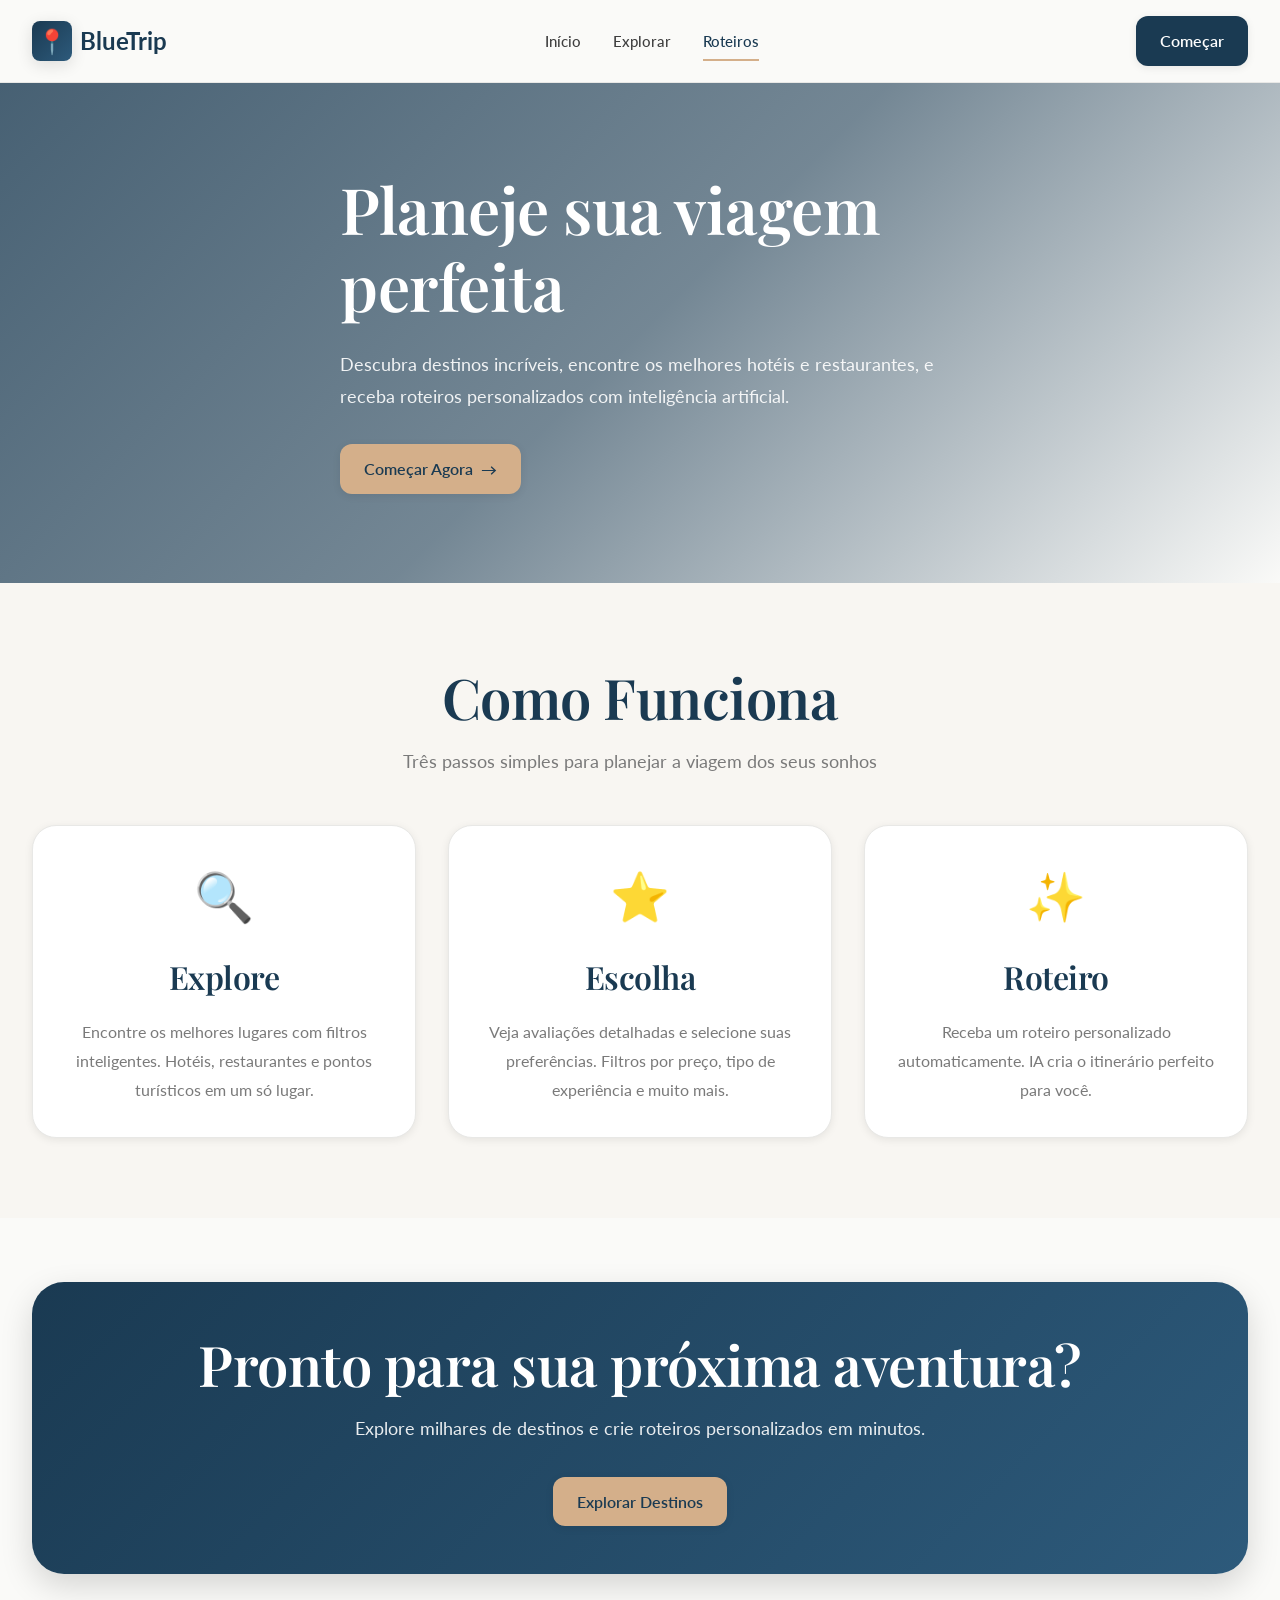
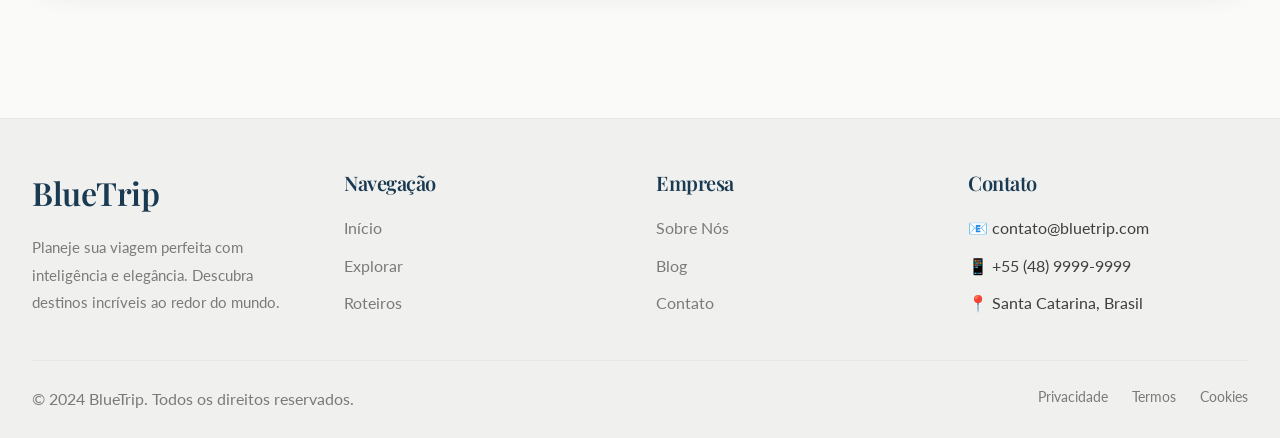
<file: roteiro.html>
<!DOCTYPE html>
<html lang="pt-br">
<head>
  <meta charset="UTF-8">
  <meta name="viewport" content="width=device-width, initial-scale=1.0">
  <title>BlueTrip - Planeje sua Viagem Perfeita</title>
  <link rel="preconnect" href="https://fonts.googleapis.com">
  <link rel="preconnect" href="https://fonts.gstatic.com" crossorigin>
  <link href="https://fonts.googleapis.com/css2?family=Playfair+Display:wght@500;600;700&family=Lato:wght@300;400;500;700&display=swap" rel="stylesheet">
  <link rel="stylesheet" href="css/styles.css">
</head>
<body>
  <!-- Header -->
  <header class="header">
    <div class="container">
      <div class="header-content">
        <a href="index.html" class="logo">
          <div class="logo-icon">📍</div>
          <span class="logo-text">BlueTrip</span>
        </a>
        
        <nav class="nav">
          <a href="index.html" class="nav-link active">Início</a>
          <a href="explorar.html" class="nav-link">Explorar</a>
          <a href="roteiro.html" class="nav-link">Roteiros</a>
        </nav>

        <a href="explorar.html" class="btn btn-primary">Começar</a>
      </div>
    </div>
  </header>

  <!-- Main Content -->
  <main>
    <!-- Hero Section -->
    <section class="hero">
      <div class="hero-background" style="background-image: url('https://d2xsxph8kpxj0f.cloudfront.net/310519663176050636/aqqFSQNrrCR96BCYUuV8oZ/bluetrip-hero-njzCtA4W2iGfxzJHvoiirE.webp')"></div>
      <div class="hero-overlay"></div>
      
      <div class="container">
        <div class="hero-content">
          <h1>Planeje sua viagem perfeita</h1>
          <p>Descubra destinos incríveis, encontre os melhores hotéis e restaurantes, e receba roteiros personalizados com inteligência artificial.</p>
          <a href="explorar.html" class="btn btn-accent">
            Começar Agora
            <span class="btn-arrow">→</span>
          </a>
        </div>
      </div>
    </section>

    <!-- Features Section -->
    <section class="features">
      <div class="container">
        <div class="section-header">
          <h2>Como Funciona</h2>
          <p>Três passos simples para planejar a viagem dos seus sonhos</p>
        </div>

        <div class="features-grid">
          <div class="feature-card">
            <div class="feature-icon">🔍</div>
            <h3>Explore</h3>
            <p>Encontre os melhores lugares com filtros inteligentes. Hotéis, restaurantes e pontos turísticos em um só lugar.</p>
          </div>

          <div class="feature-card">
            <div class="feature-icon">⭐</div>
            <h3>Escolha</h3>
            <p>Veja avaliações detalhadas e selecione suas preferências. Filtros por preço, tipo de experiência e muito mais.</p>
          </div>

          <div class="feature-card">
            <div class="feature-icon">✨</div>
            <h3>Roteiro</h3>
            <p>Receba um roteiro personalizado automaticamente. IA cria o itinerário perfeito para você.</p>
          </div>
        </div>
      </div>
    </section>

    <!-- CTA Section -->
    <section class="cta-section">
      <div class="container">
        <div class="cta-box">
          <h2>Pronto para sua próxima aventura?</h2>
          <p>Explore milhares de destinos e crie roteiros personalizados em minutos.</p>
          <a href="explorar.html" class="btn btn-accent">Explorar Destinos</a>
        </div>
      </div>
    </section>
  </main>

  <!-- Footer -->
  <footer class="footer">
    <div class="container">
      <div class="footer-grid">
        <div class="footer-section">
          <h3>BlueTrip</h3>
          <p>Planeje sua viagem perfeita com inteligência e elegância. Descubra destinos incríveis ao redor do mundo.</p>
        </div>

        <div class="footer-section">
          <h4>Navegação</h4>
          <ul>
            <li><a href="index.html">Início</a></li>
            <li><a href="explorar.html">Explorar</a></li>
            <li><a href="roteiro.html">Roteiros</a></li>
          </ul>
        </div>

        <div class="footer-section">
          <h4>Empresa</h4>
          <ul>
            <li><a href="#">Sobre Nós</a></li>
            <li><a href="#">Blog</a></li>
            <li><a href="#">Contato</a></li>
          </ul>
        </div>

        <div class="footer-section">
          <h4>Contato</h4>
          <ul>
            <li>📧 contato@bluetrip.com</li>
            <li>📱 +55 (48) 9999-9999</li>
            <li>📍 Santa Catarina, Brasil</li>
          </ul>
        </div>
      </div>

      <div class="footer-bottom">
        <p>&copy; 2024 BlueTrip. Todos os direitos reservados.</p>
        <div class="footer-links">
          <a href="#">Privacidade</a>
          <a href="#">Termos</a>
          <a href="#">Cookies</a>
        </div>
      </div>
    </div>
  </footer>

  <script src="js/main.js"></script>
</body>
</html>
</file>
<file: css/styles.css>
/* ============================================
   BLUETRIP - CSS PREMIUM
   Design: Elegância Sofisticada
   Cores: Azul Marinho, Bege, Verde Musgo, Ouro
   Tipografia: Playfair Display + Lato
   ============================================ */

/* Reset & Base */
* {
  margin: 0;
  padding: 0;
  box-sizing: border-box;
}

html {
  scroll-behavior: smooth;
}

body {
  font-family: 'Lato', -apple-system, BlinkMacSystemFont, 'Segoe UI', sans-serif;
  background-color: #fafaf8;
  color: #3f3f3f;
  line-height: 1.6;
}

/* Color Palette */
:root {
  --primary: #1a3a52;
  --primary-light: #2d5a7b;
  --primary-dark: #0f2a3f;
  --accent: #d4af8a;
  --accent-dark: #121650;
  --secondary: #6b8e6f;
  --secondary-light: #8ab08a;
  --background: #fafaf8;
  --foreground: #3f3f3f;
  --border: #e8e8e6;
  --text-light: #7a7a7a;
  --shadow-sm: 0 2px 8px rgba(0, 0, 0, 0.08);
  --shadow-md: 0 4px 16px rgba(0, 0, 0, 0.12);
  --shadow-lg: 0 12px 32px rgba(0, 0, 0, 0.15);
}

/* Typography */
h1, h2, h3, h4, h5, h6 {
  font-family: 'Playfair Display', serif;
  font-weight: 600;
  letter-spacing: -0.5px;
  color: var(--primary);
}

h1 {
  font-size: clamp(2.5rem, 8vw, 4rem);
  line-height: 1.2;
}

h2 {
  font-size: clamp(2rem, 6vw, 3.5rem);
  line-height: 1.2;
}

h3 {
  font-size: clamp(1.5rem, 4vw, 2rem);
}

h4 {
  font-size: 1.25rem;
}

p {
  font-size: 1rem;
  line-height: 1.8;
  color: var(--text-light);
}

a {
  color: var(--primary);
  text-decoration: none;
  transition: color 0.3s ease;
}

a:hover {
  color: var(--accent);
}

/* Container */
.container {
  max-width: 1280px;
  margin: 0 auto;
  padding: 0 1rem;
}

@media (min-width: 768px) {
  .container {
    padding: 0 1.5rem;
  }
}

@media (min-width: 1024px) {
  .container {
    padding: 0 2rem;
  }
}

/* Buttons */
.btn {
  display: inline-block;
  padding: 0.75rem 1.5rem;
  border: none;
  border-radius: 0.75rem;
  font-weight: 600;
  cursor: pointer;
  transition: all 0.3s ease;
  font-size: 1rem;
  text-align: center;
  text-decoration: none;
  font-family: 'Lato', sans-serif;
}

.btn-primary {
  background-color: var(--primary);
  color: white;
  box-shadow: var(--shadow-sm);
}

.btn-primary:hover {
  background-color: var(--primary-light);
  box-shadow: var(--shadow-md);
  transform: translateY(-2px);
}

.btn-accent {
  background-color: var(--accent);
  color: var(--primary);
  box-shadow: var(--shadow-sm);
  display: inline-flex;
  align-items: center;
  gap: 0.5rem;
}

.btn-accent:hover {
  background-color: var(--accent-dark);
  box-shadow: var(--shadow-md);
  transform: scale(1.05);
}

.btn-outline {
  background-color: transparent;
  color: var(--foreground);
  border: 1px solid var(--border);
}

.btn-outline:hover {
  background-color: #f0f0f0;
}

.btn-arrow {
  display: inline-block;
}

/* Header */
.header {
  position: sticky;
  top: 0;
  z-index: 50;
  background-color: var(--background);
  border-bottom: 1px solid var(--border);
  backdrop-filter: blur(10px);
  background-color: rgba(250, 250, 248, 0.95);
}

.header-content {
  display: flex;
  align-items: center;
  justify-content: space-between;
  padding: 1rem 0;
}

.logo {
  display: flex;
  align-items: center;
  gap: 0.5rem;
  cursor: pointer;
  transition: transform 0.3s ease;
}

.logo:hover {
  transform: scale(1.05);
}

.logo-icon {
  width: 2.5rem;
  height: 2.5rem;
  background: linear-gradient(135deg, var(--primary) 0%, var(--primary-light) 100%);
  border-radius: 0.5rem;
  display: flex;
  align-items: center;
  justify-content: center;
  font-size: 1.5rem;
  box-shadow: var(--shadow-md);
}

.logo-text {
  font-size: 1.5rem;
  font-weight: bold;
  color: var(--primary);
  display: none;
}

@media (min-width: 640px) {
  .logo-text {
    display: inline;
  }
}

.nav {
  display: flex;
  gap: 2rem;
}

.nav-link {
  color: var(--foreground);
  font-weight: 500;
  font-size: 0.95rem;
  position: relative;
  transition: color 0.3s ease;
}

.nav-link:hover,
.nav-link.active {
  color: var(--primary);
}

.nav-link.active::after {
  content: '';
  position: absolute;
  bottom: -0.5rem;
  left: 0;
  right: 0;
  height: 2px;
  background-color: var(--accent);
}

@media (max-width: 768px) {
  .nav {
    gap: 1rem;
    font-size: 0.85rem;
  }

  .btn-primary {
    display: none;
  }
}

/* Hero Section */
.hero {
  position: relative;
  height: 500px;
  display: flex;
  align-items: center;
  justify-content: flex-start;
  overflow: hidden;
}

.hero-background {
  position: absolute;
  inset: 0;
  background-size: cover;
  background-position: center;
  z-index: 1;
}

.hero-overlay {
  position: absolute;
  inset: 0;
  background: linear-gradient(135deg, rgba(26, 58, 82, 0.8) 0%, rgba(26, 58, 82, 0.6) 50%, transparent 100%);
  z-index: 2;
}

.hero-content {
  position: relative;
  z-index: 3;
  max-width: 600px;
  color: white;
}

.hero-content h1 {
  color: white;
  margin-bottom: 1.5rem;
}

.hero-content p {
  color: rgba(255, 255, 255, 0.9);
  font-size: 1.1rem;
  margin-bottom: 2rem;
}

@media (max-width: 768px) {
  .hero {
    height: 350px;
  }

  .hero-content h1 {
    font-size: 2rem;
  }
}

/* Features Section */
.features {
  padding: 5rem 0;
  background-color: rgba(212, 175, 138, 0.05);
}

.section-header {
  text-align: center;
  margin-bottom: 3rem;
}

.section-header h2 {
  margin-bottom: 1rem;
}

.section-header p {
  font-size: 1.1rem;
  max-width: 600px;
  margin: 0 auto;
}

.features-grid {
  display: grid;
  grid-template-columns: repeat(auto-fit, minmax(300px, 1fr));
  gap: 2rem;
}

.feature-card {
  background-color: white;
  padding: 2rem;
  border-radius: 1.5rem;
  border: 1px solid var(--border);
  box-shadow: var(--shadow-sm);
  transition: all 0.3s ease;
  text-align: center;
}

.feature-card:hover {
  box-shadow: var(--shadow-lg);
  transform: translateY(-8px);
  border-color: var(--accent);
}

.feature-icon {
  font-size: 3rem;
  margin-bottom: 1rem;
}

.feature-card h3 {
  margin-bottom: 1rem;
  color: var(--primary);
}

.feature-card p {
  color: var(--text-light);
  line-height: 1.8;
}

/* CTA Section */
.cta-section {
  padding: 4rem 0;
}

.cta-box {
  background: linear-gradient(135deg, var(--primary) 0%, var(--primary-light) 100%);
  border-radius: 2rem;
  padding: 3rem;
  text-align: center;
  color: white;
  box-shadow: var(--shadow-lg);
}

.cta-box h2 {
  color: white;
  margin-bottom: 1rem;
}

.cta-box p {
  color: rgba(255, 255, 255, 0.9);
  font-size: 1.1rem;
  margin-bottom: 2rem;
  max-width: 600px;
  margin-left: auto;
  margin-right: auto;
}

/* Page Header */
.page-header {
  background-color: rgba(212, 175, 138, 0.08);
  border-bottom: 1px solid var(--border);
  padding: 3rem 0;
}

.page-header h1 {
  margin-bottom: 0.5rem;
}

.page-header p {
  font-size: 1.05rem;
  color: var(--text-light);
}

/* Explore Section */
.explore-section {
  padding: 3rem 0;
}

.explore-layout {
  display: grid;
  grid-template-columns: 280px 1fr;
  gap: 2rem;
}

@media (max-width: 1024px) {
  .explore-layout {
    grid-template-columns: 1fr;
  }
}

/* Filters Sidebar */
.filters-sidebar {
  position: relative;
}

.filters-box {
  background-color: white;
  border-radius: 1.5rem;
  padding: 1.5rem;
  border: 1px solid var(--border);
  box-shadow: var(--shadow-sm);
  position: sticky;
  top: 100px;
}

.filters-header {
  display: flex;
  align-items: center;
  justify-content: space-between;
  margin-bottom: 1.5rem;
}

.filters-header h3 {
  margin: 0;
}

.close-filters {
  display: none;
  background: none;
  border: none;
  font-size: 1.5rem;
  cursor: pointer;
  color: var(--foreground);
}

@media (max-width: 1024px) {
  .filters-sidebar {
    display: none;
    position: fixed;
    inset: 0;
    z-index: 100;
    background-color: rgba(0, 0, 0, 0.5);
    padding: 1rem;
  }

  .filters-sidebar.active {
    display: flex;
    align-items: flex-start;
    justify-content: flex-start;
  }

  .filters-box {
    position: static;
    width: 100%;
    max-width: 350px;
    max-height: 80vh;
    overflow-y: auto;
  }

  .close-filters {
    display: block;
  }
}

.filter-group {
  margin-bottom: 1.5rem;
  padding-bottom: 1.5rem;
  border-bottom: 1px solid var(--border);
}

.filter-group:last-child {
  border-bottom: none;
  margin-bottom: 1rem;
  padding-bottom: 0;
}

.filter-group h4 {
  margin-bottom: 1rem;
  color: var(--foreground);
}

.filter-checkbox {
  display: flex;
  align-items: center;
  gap: 0.75rem;
  margin-bottom: 0.75rem;
  cursor: pointer;
  transition: color 0.3s ease;
}

.filter-checkbox:hover {
  color: var(--primary);
}

.filter-checkbox input {
  width: 1.2rem;
  height: 1.2rem;
  cursor: pointer;
  accent-color: var(--primary);
}

.price-slider {
  width: 100%;
  height: 6px;
  border-radius: 3px;
  background: var(--border);
  outline: none;
  -webkit-appearance: none;
  appearance: none;
  margin-bottom: 1rem;
}

.price-slider::-webkit-slider-thumb {
  -webkit-appearance: none;
  appearance: none;
  width: 18px;
  height: 18px;
  border-radius: 50%;
  background: var(--primary);
  cursor: pointer;
  box-shadow: var(--shadow-sm);
}

.price-slider::-moz-range-thumb {
  width: 18px;
  height: 18px;
  border-radius: 50%;
  background: var(--primary);
  cursor: pointer;
  border: none;
  box-shadow: var(--shadow-sm);
}

.price-display {
  display: flex;
  justify-content: space-between;
  font-size: 0.9rem;
  color: var(--text-light);
}

.price-display span:last-child {
  font-weight: 600;
  color: var(--primary);
}

/* Results Section */
.results-section {
  flex: 1;
}

.btn-filters-toggle {
  display: none;
  margin-bottom: 1.5rem;
  padding: 0.75rem 1rem;
  background-color: white;
  border: 1px solid var(--border);
  border-radius: 0.75rem;
  cursor: pointer;
  font-weight: 500;
  transition: all 0.3s ease;
}

.btn-filters-toggle:hover {
  background-color: #f5f5f5;
}

@media (max-width: 1024px) {
  .btn-filters-toggle {
    display: block;
  }
}

.results-info {
  margin-bottom: 1.5rem;
}

.results-info p {
  color: var(--text-light);
  font-size: 0.95rem;
}

.destinations-grid {
  display: grid;
  grid-template-columns: repeat(auto-fill, minmax(300px, 1fr));
  gap: 1.5rem;
}

.destination-card {
  background-color: white;
  border-radius: 1.5rem;
  overflow: hidden;
  border: 1px solid var(--border);
  box-shadow: var(--shadow-sm);
  transition: all 0.3s ease;
}

.destination-card:hover {
  box-shadow: var(--shadow-lg);
  border-color: var(--primary);
  transform: translateY(-4px);
}

.destination-image {
  position: relative;
  height: 200px;
  overflow: hidden;
}

.destination-image img {
  width: 100%;
  height: 100%;
  object-fit: cover;
  transition: transform 0.3s ease;
}

.destination-card:hover .destination-image img {
  transform: scale(1.1);
}

.destination-rating {
  position: absolute;
  top: 1rem;
  right: 1rem;
  background-color: rgba(255, 255, 255, 0.95);
  backdrop-filter: blur(10px);
  padding: 0.5rem 0.75rem;
  border-radius: 2rem;
  display: flex;
  align-items: center;
  gap: 0.25rem;
  font-weight: 600;
  font-size: 0.9rem;
}

.destination-rating .star {
  color: var(--accent);
}

.destination-content {
  padding: 1.5rem;
}

.destination-content h4 {
  margin-bottom: 0.5rem;
  color: var(--primary);
}

.destination-location {
  display: flex;
  align-items: center;
  gap: 0.5rem;
  color: var(--text-light);
  font-size: 0.9rem;
  margin-bottom: 1rem;
}

.destination-description {
  color: var(--text-light);
  font-size: 0.9rem;
  margin-bottom: 1.5rem;
  line-height: 1.6;
  display: -webkit-box;
  -webkit-line-clamp: 2;
  -webkit-box-orient: vertical;
  overflow: hidden;
}

.destination-footer {
  display: flex;
  align-items: center;
  justify-content: space-between;
}

.destination-price {
  display: flex;
  align-items: center;
  gap: 0.25rem;
  font-weight: 600;
  color: var(--primary);
}

.destination-card .btn-primary {
  padding: 0.5rem 1rem;
  font-size: 0.9rem;
}

/* Roteiro Section */
.roteiro-section {
  padding: 3rem 0;
}

.roteiro-layout {
  display: grid;
  grid-template-columns: 350px 1fr;
  gap: 2rem;
}

@media (max-width: 1024px) {
  .roteiro-layout {
    grid-template-columns: 1fr;
  }
}

.roteiro-form {
  position: relative;
}

.form-box {
  background-color: white;
  border-radius: 1.5rem;
  padding: 2rem;
  border: 1px solid var(--border);
  box-shadow: var(--shadow-sm);
  position: sticky;
  top: 100px;
}

.form-box h2 {
  margin-bottom: 1.5rem;
  font-size: 1.5rem;
}

.form-group {
  margin-bottom: 1.5rem;
}

.form-group label {
  display: block;
  margin-bottom: 0.75rem;
  font-weight: 500;
  color: var(--foreground);
}

.form-input,
.form-select,
.form-range {
  width: 100%;
  padding: 0.75rem;
  border: 1px solid var(--border);
  border-radius: 0.5rem;
  font-family: 'Lato', sans-serif;
  font-size: 1rem;
  transition: all 0.3s ease;
}

.form-input:focus,
.form-select:focus {
  outline: none;
  border-color: var(--primary);
  box-shadow: 0 0 0 3px rgba(26, 58, 82, 0.1);
}

.form-range {
  height: 6px;
  padding: 0;
  background: var(--border);
  accent-color: var(--primary);
}

.preferences-grid {
  display: grid;
  grid-template-columns: 1fr 1fr;
  gap: 0.75rem;
}

.preference-btn {
  padding: 0.75rem;
  background-color: rgba(212, 175, 138, 0.1);
  border: 1px solid var(--border);
  border-radius: 0.5rem;
  cursor: pointer;
  font-weight: 500;
  transition: all 0.3s ease;
}

.preference-btn:hover,
.preference-btn.active {
  background-color: var(--primary);
  color: white;
  border-color: var(--primary);
}

.btn-generate {
  width: 100%;
  padding: 1rem;
  margin-top: 1rem;
}

/* Roteiro Results */
.roteiro-results {
  flex: 1;
}

.empty-state {
  background-color: white;
  border-radius: 1.5rem;
  padding: 3rem;
  border: 1px solid var(--border);
  text-align: center;
}

.empty-icon {
  font-size: 4rem;
  margin-bottom: 1rem;
  opacity: 0.3;
}

.empty-state h3 {
  margin-bottom: 0.5rem;
}

.empty-state p {
  color: var(--text-light);
}

.itinerary-header {
  margin-bottom: 2rem;
}

.itinerary-header h2 {
  margin-bottom: 0.5rem;
}

.itinerary-meta {
  color: var(--text-light);
  font-size: 0.95rem;
}

.itinerary-day {
  background-color: white;
  border-radius: 1.5rem;
  padding: 1.5rem;
  border: 1px solid var(--border);
  box-shadow: var(--shadow-sm);
  margin-bottom: 1.5rem;
  transition: all 0.3s ease;
}

.itinerary-day:hover {
  box-shadow: var(--shadow-md);
}

.itinerary-day h3 {
  margin-bottom: 1rem;
  color: var(--primary);
}

.itinerary-activities {
  list-style: none;
}

.itinerary-activities li {
  display: flex;
  gap: 1rem;
  margin-bottom: 0.75rem;
  color: var(--foreground);
}

.itinerary-activities li::before {
  content: '';
  width: 8px;
  height: 8px;
  background-color: var(--accent);
  border-radius: 50%;
  margin-top: 0.5rem;
  flex-shrink: 0;
}

.itinerary-actions {
  display: flex;
  gap: 1rem;
  margin-top: 2rem;
}

.itinerary-actions .btn {
  flex: 1;
  padding: 1rem;
}

/* Footer */
.footer {
  background-color: rgba(63, 63, 63, 0.05);
  border-top: 1px solid var(--border);
  padding: 3rem 0 1.5rem;
  margin-top: 5rem;
}

.footer-grid {
  display: grid;
  grid-template-columns: repeat(auto-fit, minmax(250px, 1fr));
  gap: 2rem;
  margin-bottom: 2rem;
}

.footer-section h3,
.footer-section h4 {
  margin-bottom: 1rem;
  color: var(--primary);
}

.footer-section p {
  font-size: 0.95rem;
  line-height: 1.8;
}

.footer-section ul {
  list-style: none;
}

.footer-section ul li {
  margin-bottom: 0.75rem;
}

.footer-section ul li a {
  color: var(--text-light);
  transition: color 0.3s ease;
}

.footer-section ul li a:hover {
  color: var(--primary);
}

.footer-bottom {
  border-top: 1px solid var(--border);
  padding-top: 1.5rem;
  display: flex;
  flex-direction: column;
  gap: 1rem;
  text-align: center;
  color: var(--text-light);
  font-size: 0.9rem;
}

@media (min-width: 768px) {
  .footer-bottom {
    flex-direction: row;
    justify-content: space-between;
    text-align: left;
  }
}

.footer-links {
  display: flex;
  gap: 1.5rem;
  justify-content: center;
}

@media (min-width: 768px) {
  .footer-links {
    justify-content: flex-end;
  }
}

.footer-links a {
  color: var(--text-light);
  transition: color 0.3s ease;
}

.footer-links a:hover {
  color: var(--primary);
}

/* Modal */
.modal {
  display: none;
  position: fixed;
  inset: 0;
  background-color: rgba(0, 0, 0, 0.5);
  z-index: 1000;
  align-items: center;
  justify-content: center;
  padding: 1rem;
  animation: fadeIn 0.3s ease;
}

.modal.active {
  display: flex;
}

@keyframes fadeIn {
  from {
    opacity: 0;
  }
  to {
    opacity: 1;
  }
}

.modal-container {
  background-color: white;
  border-radius: 2rem;
  max-width: 700px;
  width: 100%;
  max-height: 90vh;
  overflow-y: auto;
  box-shadow: 0 20px 60px rgba(0, 0, 0, 0.3);
  animation: slideUp 0.3s ease;
}

@keyframes slideUp {
  from {
    transform: translateY(50px);
    opacity: 0;
  }
  to {
    transform: translateY(0);
    opacity: 1;
  }
}

.modal-header {
  position: relative;
  height: 300px;
  overflow: hidden;
  border-radius: 2rem 2rem 0 0;
}

.modal-image {
  width: 100%;
  height: 100%;
  object-fit: cover;
}

.modal-close {
  position: absolute;
  top: 1rem;
  right: 1rem;
  width: 2.5rem;
  height: 2.5rem;
  background-color: white;
  border: none;
  border-radius: 50%;
  font-size: 1.5rem;
  cursor: pointer;
  display: flex;
  align-items: center;
  justify-content: center;
  box-shadow: var(--shadow-md);
  transition: all 0.3s ease;
  z-index: 10;
}

.modal-close:hover {
  background-color: var(--primary);
  color: white;
  transform: scale(1.1);
}

.modal-body {
  padding: 2rem;
}

.modal-title-section {
  margin-bottom: 1.5rem;
}

.modal-title-section h2 {
  margin-bottom: 0.75rem;
  color: var(--primary);
}

.modal-rating {
  display: flex;
  align-items: center;
  gap: 0.5rem;
  font-size: 0.95rem;
}

.modal-rating .star {
  font-size: 1.2rem;
}

.modal-rating .rating-value {
  font-weight: 600;
  color: var(--primary);
}

.modal-rating .reviews-count {
  color: var(--text-light);
}

.modal-location {
  display: flex;
  align-items: center;
  gap: 0.5rem;
  color: var(--text-light);
  margin-bottom: 1rem;
  font-size: 0.95rem;
}

.modal-price {
  display: flex;
  align-items: center;
  gap: 0.75rem;
  margin-bottom: 1.5rem;
  padding: 1rem;
  background-color: rgba(212, 175, 138, 0.1);
  border-radius: 0.75rem;
}

.modal-price .price-label {
  font-weight: 600;
  color: var(--foreground);
}

.modal-price .price-value {
  font-size: 1.5rem;
  font-weight: 700;
  color: var(--primary);
}

.modal-section {
  margin-bottom: 2rem;
}

.modal-section h3 {
  margin-bottom: 1rem;
  font-size: 1.2rem;
  color: var(--primary);
}

.modal-section p {
  color: var(--text-light);
  line-height: 1.8;
}

.modal-info-row {
  display: flex;
  justify-content: space-between;
  align-items: center;
  padding: 0.75rem 0;
  border-bottom: 1px solid var(--border);
}

.modal-info-row:last-child {
  border-bottom: none;
}

.modal-info-row .info-label {
  font-weight: 600;
  color: var(--foreground);
}

.modal-info-row .info-value {
  color: var(--primary);
}

.amenities-list {
  display: grid;
  grid-template-columns: repeat(auto-fit, minmax(150px, 1fr));
  gap: 0.75rem;
}

.amenity-tag {
  display: inline-block;
  background-color: rgba(26, 58, 82, 0.08);
  color: var(--primary);
  padding: 0.5rem 1rem;
  border-radius: 2rem;
  font-size: 0.85rem;
  font-weight: 500;
  border: 1px solid rgba(26, 58, 82, 0.15);
}

.modal-actions {
  display: flex;
  gap: 1rem;
  margin-top: 2rem;
  padding-top: 2rem;
  border-top: 1px solid var(--border);
}

.modal-actions .btn {
  flex: 1;
  padding: 1rem;
}

@media (max-width: 768px) {
  .modal-container {
    max-height: 95vh;
    border-radius: 1.5rem;
  }

  .modal-header {
    height: 200px;
    border-radius: 1.5rem 1.5rem 0 0;
  }

  .modal-body {
    padding: 1.5rem;
  }

  .modal-actions {
    flex-direction: column;
  }

  .amenities-list {
    grid-template-columns: repeat(2, 1fr);
  }
}

/* Responsive */
@media (max-width: 768px) {
  .header-content {
    flex-wrap: wrap;
    gap: 1rem;
  }

  .nav {
    order: 3;
    width: 100%;
    gap: 1rem;
  }

  .features-grid {
    grid-template-columns: 1fr;
  }

  .cta-box {
    padding: 2rem;
  }

  .roteiro-layout {
    grid-template-columns: 1fr;
  }

  .form-box {
    position: static;
  }

  .preferences-grid {
    grid-template-columns: 1fr;
  }

  .itinerary-actions {
    flex-direction: column;
  }
}
</file>
